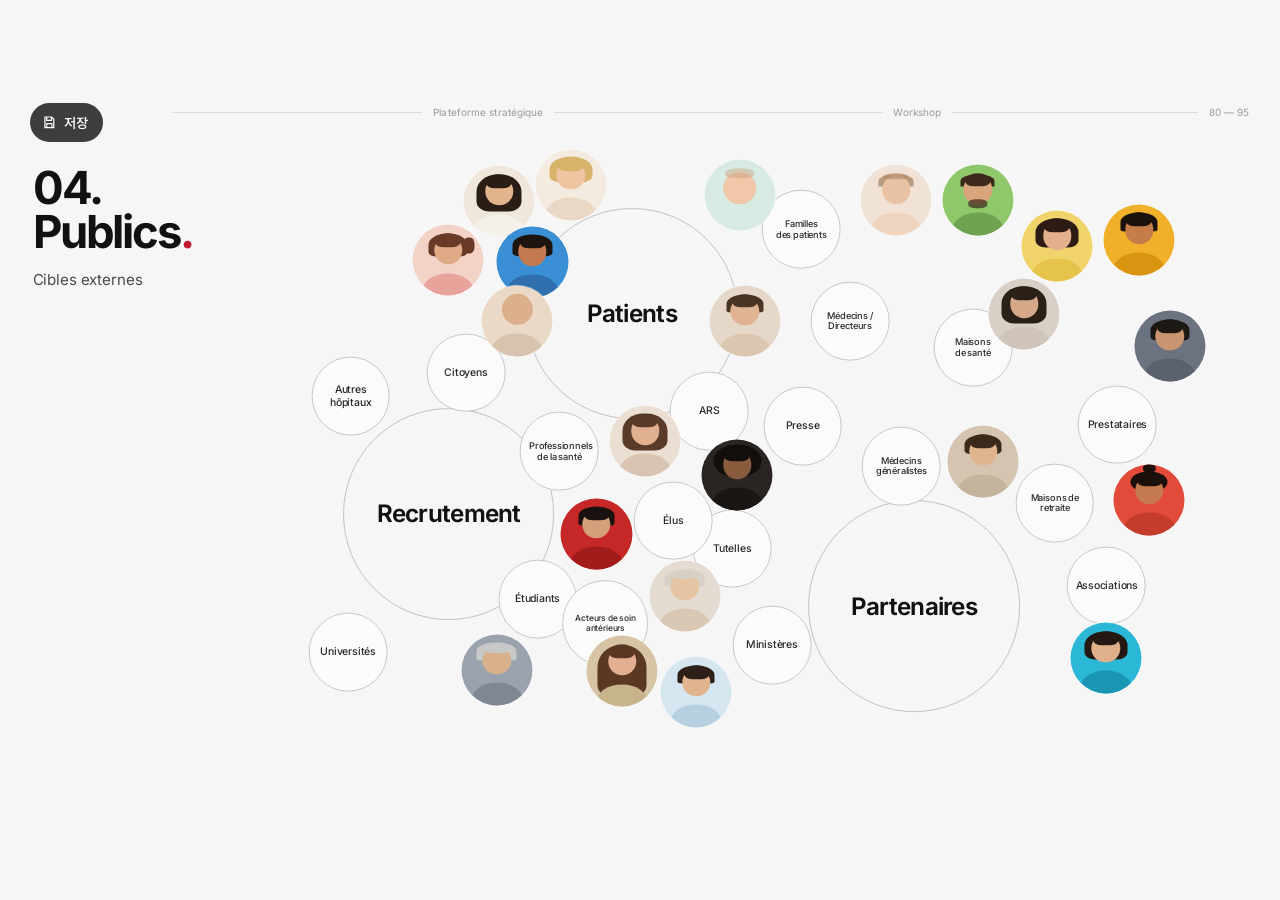
<file: portfolio/index.html>
<!DOCTYPE html>
<html lang="en">
<head>
  <meta charset="UTF-8">
  <meta name="viewport" content="width=device-width, initial-scale=1.0">
  <title>Nancy Ma</title>
  <meta name="description" content="Nancy Ma — 04. Publics. Cibles externes">
  <link rel="stylesheet" href="css/styles.css">
</head>
<body>
  <a class="skip-link" href="#slide">Skip to content</a>

  <main id="slide" class="slide" aria-label="04. Publics. Cibles externes">
    <header class="chrome">
      <button class="save-pill" type="button" tabindex="-1" aria-hidden="true">
        <svg viewBox="0 0 16 16" fill="none" aria-hidden="true">
          <path d="M3.2 2.2h7.2L12.8 4.6v9.2H3.2V2.2z" stroke="#fff" stroke-width="1.3" stroke-linejoin="round"/>
          <path d="M5.1 2.4v3.4h5.2V2.4" stroke="#fff" stroke-width="1.3"/>
          <path d="M5.2 9.4h5.6v4.2H5.2z" stroke="#fff" stroke-width="1.2"/>
        </svg>
        저장
      </button>
      <div class="rule">
        <span class="meta meta-platform">Plateforme stratégique</span>
        <span class="meta meta-workshop">Workshop</span>
        <span class="meta meta-pages">80 — 95</span>
      </div>
    </header>

    <div class="title">
      <h1>
        <span>04.</span>
        <span>Publics<span class="dot">.</span></span>
      </h1>
      <p class="kicker">Cibles externes</p>
    </div>

    <!-- Three cluster hubs -->
    <div class="hub" style="--x:49.35%; --y:31.6%;">Patients</div>
    <div class="hub" style="--x:35.05%; --y:58.7%;">Recrutement</div>
    <div class="hub" style="--x:71.4%; --y:71.2%;">Partenaires</div>

    <!-- Small labeled bubbles -->
    <div class="bubble" style="--x:27.4%; --y:42.8%;"><span>Autres hôpitaux</span></div>
    <div class="bubble" style="--x:36.4%; --y:39.6%;"><span>Citoyens</span></div>
    <div class="bubble is-wide" style="--x:43.7%; --y:50.2%;"><span>Professionnels<br>de la santé</span></div>
    <div class="bubble" style="--x:55.4%; --y:44.8%;"><span>ARS</span></div>
    <div class="bubble" style="--x:62.7%; --y:46.8%;"><span>Presse</span></div>
    <div class="bubble is-wide" style="--x:66.4%; --y:32.6%;"><span>Médecins /<br>Directeurs</span></div>
    <div class="bubble is-wide" style="--x:76.0%; --y:36.2%;"><span>Maisons<br>de santé</span></div>
    <div class="bubble" style="--x:87.3%; --y:46.6%;"><span>Prestataires</span></div>
    <div class="bubble is-wide" style="--x:70.4%; --y:52.2%;"><span>Médecins<br>généralistes</span></div>
    <div class="bubble is-wide" style="--x:82.4%; --y:57.2%;"><span>Maisons de<br>retraite</span></div>
    <div class="bubble" style="--x:57.2%; --y:63.4%;"><span>Tutelles</span></div>
    <div class="bubble" style="--x:60.3%; --y:76.4%;"><span>Ministères</span></div>
    <div class="bubble" style="--x:86.4%; --y:68.4%;"><span>Associations</span></div>
    <div class="bubble" style="--x:42.0%; --y:70.2%;"><span>Étudiants</span></div>
    <div class="bubble" style="--x:27.2%; --y:77.4%;"><span>Universités</span></div>
    <div class="bubble is-wide is-roomy" style="--x:47.3%; --y:73.5%;"><span>Acteurs de soin<br>antérieurs</span></div>
    <div class="bubble" style="--x:52.6%; --y:59.6%;"><span>Élus</span></div>
    <div class="bubble is-wide" style="--x:62.6%; --y:20.2%;"><span>Familles<br>des patients</span></div>

    <!-- Original geometric portraits (not sourced from the reference photo) -->
    <div class="photo" style="--x:39.0%; --y:16.4%; --bg:#efe6dc; --skin:#e3b48c; --hair:#2a1d16; --shirt:#f4f0ea;" data-hair="lob" aria-hidden="true"><span class="shirt"></span><span class="head"></span><span class="hair"></span></div>
    <div class="photo" style="--x:44.6%; --y:14.2%; --bg:#f3ebe0; --skin:#efc4a0; --hair:#d8b36a; --shirt:#e9d8c4;" data-hair="blonde" aria-hidden="true"><span class="shirt"></span><span class="head"></span><span class="hair"></span></div>
    <div class="photo" style="--x:35.0%; --y:24.4%; --bg:#f3d2c8; --skin:#e0aa86; --hair:#6a3a28; --shirt:#e8a39a;" data-hair="ponytail" aria-hidden="true"><span class="shirt"></span><span class="head"></span><span class="hair"></span></div>
    <div class="photo" style="--x:41.6%; --y:24.6%; --bg:#3a8fd4; --skin:#c47a4e; --hair:#1c140f; --shirt:#2f6fad;" data-hair="crop" aria-hidden="true"><span class="shirt"></span><span class="head"></span><span class="hair"></span></div>
    <div class="photo" style="--x:40.4%; --y:32.6%; --bg:#ead9c6; --skin:#dcb08a; --hair:#cbb7a2; --shirt:#d8c4ae;" data-hair="bald" aria-hidden="true"><span class="shirt"></span><span class="head"></span><span class="hair"></span></div>
    <div class="photo" style="--x:57.8%; --y:15.6%; --bg:#d7ebe3; --skin:#f0c7a8; --hair:#c9a078; --shirt:#d7ebe3;" data-hair="baby" aria-hidden="true"><span class="shirt"></span><span class="head"></span><span class="hair"></span></div>
    <div class="photo" style="--x:70.0%; --y:16.2%; --bg:#f0e2d4; --skin:#e8c2a2; --hair:#b08968; --shirt:#efd5c0;" data-hair="buzz" aria-hidden="true"><span class="shirt"></span><span class="head"></span><span class="hair"></span></div>
    <div class="photo" style="--x:76.4%; --y:16.2%; --bg:#8fc86a; --skin:#d9a57c; --hair:#3d2a1c; --shirt:#6fa352;" data-hair="beard" aria-hidden="true"><span class="shirt"></span><span class="head"></span><span class="hair"></span></div>
    <div class="photo" style="--x:82.6%; --y:22.4%; --bg:#f0d36a; --skin:#e2b08a; --hair:#2c1c14; --shirt:#e6c44c;" data-hair="fringe" aria-hidden="true"><span class="shirt"></span><span class="head"></span><span class="hair"></span></div>
    <div class="photo" style="--x:89.0%; --y:21.6%; --bg:#f0b02a; --skin:#c47c48; --hair:#1a120c; --shirt:#d99512;" data-hair="short" aria-hidden="true"><span class="shirt"></span><span class="head"></span><span class="hair"></span></div>
    <div class="photo" style="--x:58.2%; --y:32.6%; --bg:#e6d8c8; --skin:#e0b492; --hair:#4a3424; --shirt:#dcc8b0;" data-hair="short" aria-hidden="true"><span class="shirt"></span><span class="head"></span><span class="hair"></span></div>
    <div class="photo" style="--x:80.0%; --y:31.6%; --bg:#d8cfc6; --skin:#d4a888; --hair:#2a2018; --shirt:#cfc4ba;" data-hair="lob" aria-hidden="true"><span class="shirt"></span><span class="head"></span><span class="hair"></span></div>
    <div class="photo" style="--x:91.4%; --y:36.0%; --bg:#6b7380; --skin:#c99570; --hair:#1c1814; --shirt:#5a6270;" data-hair="crop" aria-hidden="true"><span class="shirt"></span><span class="head"></span><span class="hair"></span></div>
    <div class="photo" style="--x:50.4%; --y:48.8%; --bg:#eadfd2; --skin:#e0b090; --hair:#5a3a28; --shirt:#d8c4b0;" data-hair="lob" aria-hidden="true"><span class="shirt"></span><span class="head"></span><span class="hair"></span></div>
    <div class="photo" style="--x:57.6%; --y:53.4%; --bg:#2a2422; --skin:#8a5a3c; --hair:#120e0c; --shirt:#1a1614;" data-hair="curly" aria-hidden="true"><span class="shirt"></span><span class="head"></span><span class="hair"></span></div>
    <div class="photo" style="--x:76.8%; --y:51.6%; --bg:#d4c4b0; --skin:#e0b48c; --hair:#3a2a1c; --shirt:#c4b49c;" data-hair="pixie" aria-hidden="true"><span class="shirt"></span><span class="head"></span><span class="hair"></span></div>
    <div class="photo" style="--x:89.8%; --y:56.8%; --bg:#e24b3a; --skin:#c47a4e; --hair:#1c100c; --shirt:#c43c2c;" data-hair="bun" aria-hidden="true"><span class="shirt"></span><span class="head"></span><span class="hair"></span></div>
    <div class="photo" style="--x:46.6%; --y:61.4%; --bg:#c62828; --skin:#d4a07a; --hair:#1a1210; --shirt:#a31c1c;" data-hair="short" aria-hidden="true"><span class="shirt"></span><span class="head"></span><span class="hair"></span></div>
    <div class="photo" style="--x:53.5%; --y:69.8%; --bg:#e4dcd2; --skin:#e6c4a4; --hair:#d8d0c6; --shirt:#d8c8b4;" data-hair="elder" aria-hidden="true"><span class="shirt"></span><span class="head"></span><span class="hair"></span></div>
    <div class="photo" style="--x:38.8%; --y:79.8%; --bg:#9aa3ad; --skin:#d8b08c; --hair:#c8c8c8; --shirt:#7e8792;" data-hair="elder" aria-hidden="true"><span class="shirt"></span><span class="head"></span><span class="hair"></span></div>
    <div class="photo" style="--x:48.6%; --y:80.0%; --bg:#d7c4a4; --skin:#e2b090; --hair:#5a3824; --shirt:#c8b48c;" data-hair="long" aria-hidden="true"><span class="shirt"></span><span class="head"></span><span class="hair"></span></div>
    <div class="photo" style="--x:54.4%; --y:82.8%; --bg:#d5e6f0; --skin:#e0b48c; --hair:#2c2018; --shirt:#b7d0e0;" data-hair="short" aria-hidden="true"><span class="shirt"></span><span class="head"></span><span class="hair"></span></div>
    <div class="photo" style="--x:86.4%; --y:78.2%; --bg:#2bb7d6; --skin:#e0b08a; --hair:#241812; --shirt:#1a96b4;" data-hair="fringe" aria-hidden="true"><span class="shirt"></span><span class="head"></span><span class="hair"></span></div>
  </main>

  <script src="js/main.js"></script>
</body>
</html>
</file>
<file: portfolio/css/styles.css>
@font-face {
  font-family: "Inter";
  font-style: normal;
  font-weight: 400 700;
  font-display: swap;
  src: url("../fonts/inter-latin.woff2") format("woff2");
}

@font-face {
  font-family: "Noto Sans KR";
  font-style: normal;
  font-weight: 500;
  font-display: swap;
  src: url("../fonts/noto-sans-kr-save.ttf") format("truetype");
}

:root {
  --canvas: #f6f6f6;
  --ink: #111111;
  --muted: #5c5c5c;
  --meta: #9a9a9a;
  --line: #dcdcdc;
  --ring: #c8c8c8;
  --hub-ring: #c2c2c2;
  --dot: #c4142e;
  --pill: #3d3d3d;
  --font: "Inter", "Segoe UI", system-ui, sans-serif;
}

*,
*::before,
*::after {
  box-sizing: border-box;
  margin: 0;
  padding: 0;
}

html,
body {
  height: 100%;
  background: var(--canvas);
}

body {
  display: grid;
  place-items: center;
  color: var(--ink);
  font-family: var(--font);
  overflow: hidden;
}

.skip-link {
  position: absolute;
  left: 1rem;
  top: -3rem;
  z-index: 20;
  padding: 0.5rem 0.75rem;
  background: var(--ink);
  color: #fff;
  text-decoration: none;
}

.skip-link:focus {
  top: 1rem;
}

.slide {
  --w: min(100vw, calc(100vh * 1920 / 1109));
  width: var(--w);
  aspect-ratio: 1920 / 1109;
  position: relative;
  background: var(--canvas);
  container-type: inline-size;
  container-name: slide;
  overflow: hidden;
}

/* --- Header chrome --- */

.chrome {
  position: absolute;
  inset: 0 0 auto 0;
  height: 8.2%;
  z-index: 6;
  pointer-events: none;
}

.save-pill {
  position: absolute;
  left: 2.35%;
  top: 38%;
  display: inline-flex;
  align-items: center;
  gap: 0.55cqw;
  height: 3.05cqw;
  padding: 0 1.15cqw 0 0.95cqw;
  border: 0;
  border-radius: 999px;
  background: var(--pill);
  color: #fff;
  font-family: "Noto Sans KR", "Apple SD Gothic Neo", "Malgun Gothic", sans-serif;
  font-size: 1.05cqw;
  font-weight: 500;
  letter-spacing: 0.02em;
  line-height: 1;
  pointer-events: auto;
  cursor: default;
}

.save-pill svg {
  width: 1.15cqw;
  height: 1.15cqw;
  display: block;
  flex-shrink: 0;
}

.rule {
  position: absolute;
  left: 13.4%;
  right: 2.4%;
  top: 52%;
  height: 1px;
  background: var(--line);
}

.meta {
  position: absolute;
  top: 50%;
  transform: translate(-50%, -50%);
  padding: 0 0.85cqw;
  background: var(--canvas);
  color: var(--meta);
  font-size: 0.78cqw;
  font-weight: 400;
  letter-spacing: 0.01em;
  white-space: nowrap;
}

.meta-platform {
  left: 29.4%;
}

.meta-workshop {
  left: 69.2%;
}

.meta-pages {
  left: auto;
  right: 0;
  transform: translate(0, -50%);
  padding-right: 0;
}

/* --- Title block --- */

.title {
  position: absolute;
  left: 2.55%;
  top: 11.6%;
  z-index: 6;
  width: 20%;
}

.title h1 {
  display: flex;
  flex-direction: column;
  font-size: 3.55cqw;
  font-weight: 700;
  letter-spacing: -0.045em;
  line-height: 0.98;
  color: var(--ink);
}

.title .dot {
  color: var(--dot);
}

.title .kicker {
  margin-top: 1.15cqw;
  font-size: 1.18cqw;
  font-weight: 400;
  letter-spacing: -0.01em;
  color: #4a4a4a;
}

/* --- Shared node placement --- */

.hub,
.bubble,
.photo {
  position: absolute;
  left: var(--x);
  top: var(--y);
  transform: translate(-50%, -50%);
}

/* --- Large cluster hubs --- */

.hub {
  z-index: 1;
  width: 16.55cqw;
  height: 16.55cqw;
  display: grid;
  place-items: center;
  border: 0.145cqw solid var(--hub-ring);
  border-radius: 50%;
  background: transparent;
  color: var(--ink);
  font-size: 1.88cqw;
  font-weight: 650;
  letter-spacing: -0.03em;
  text-align: center;
}

/* --- Small labeled bubbles --- */

.bubble {
  z-index: 2;
  width: 6.15cqw;
  height: 6.15cqw;
  display: grid;
  place-items: center;
  border: 0.12cqw solid var(--ring);
  border-radius: 50%;
  background: #fbfbfb;
  color: #2a2a2a;
  font-size: 0.82cqw;
  font-weight: 500;
  letter-spacing: -0.02em;
  line-height: 1.18;
  text-align: center;
  padding: 0.3cqw;
}

.bubble span {
  max-width: 88%;
}

.bubble.is-wide {
  font-size: 0.72cqw;
  line-height: 1.15;
}

.bubble.is-roomy {
  width: 6.7cqw;
  height: 6.7cqw;
  font-size: 0.66cqw;
  line-height: 1.2;
}

/* --- Geometric placeholder portraits --- */

.photo {
  z-index: 3;
  width: 5.55cqw;
  height: 5.55cqw;
  border-radius: 50%;
  overflow: hidden;
  background: var(--bg, #ddd);
  box-shadow: 0 0 0 0.06cqw rgba(255, 255, 255, 0.4);
}

.photo .shirt {
  position: absolute;
  left: 14%;
  right: 14%;
  bottom: -16%;
  height: 48%;
  background: var(--shirt);
  border-radius: 50% 50% 38% 38%;
  z-index: 1;
}

.photo .head {
  position: absolute;
  left: 50%;
  top: 36%;
  width: 40%;
  height: 40%;
  background: var(--skin);
  border-radius: 50%;
  transform: translate(-50%, -50%);
  z-index: 3;
}

.photo .head::before {
  content: "";
  position: absolute;
  left: 6%;
  right: 6%;
  top: -10%;
  height: 48%;
  background: var(--hair);
  border-radius: 50% 50% 35% 35%;
}

.photo .hair {
  position: absolute;
  z-index: 0;
  background: var(--hair);
  pointer-events: none;
}

.photo[data-hair="lob"] .hair {
  left: 18%;
  top: 12%;
  width: 64%;
  height: 52%;
  border-radius: 46% 46% 28% 28%;
}

.photo[data-hair="pixie"] .hair {
  left: 24%;
  top: 12%;
  width: 52%;
  height: 28%;
  border-radius: 50% 50% 20% 20%;
}

.photo[data-hair="blonde"] .hair {
  left: 20%;
  top: 10%;
  width: 60%;
  height: 36%;
  border-radius: 55% 55% 30% 30%;
}

.photo[data-hair="bun"] .hair {
  left: 24%;
  top: 10%;
  width: 52%;
  height: 30%;
  border-radius: 50%;
}

.photo[data-hair="bun"] .hair::before {
  content: "";
  position: absolute;
  left: 50%;
  top: -38%;
  width: 36%;
  height: 46%;
  background: var(--hair);
  border-radius: 50%;
  transform: translateX(-50%);
}

.photo[data-hair="bald"] .hair,
.photo[data-hair="bald"] .head::before {
  display: none;
}

.photo[data-hair="bald"] .head {
  top: 34%;
  width: 44%;
  height: 44%;
}

.photo[data-hair="short"] .hair {
  left: 24%;
  top: 12%;
  width: 52%;
  height: 26%;
  border-radius: 50% 50% 12% 12%;
}

.photo[data-hair="baby"] .head {
  top: 40%;
  width: 46%;
  height: 46%;
}

.photo[data-hair="baby"] .head::before {
  height: 28%;
  opacity: 0.45;
}

.photo[data-hair="baby"] .hair {
  display: none;
}

.photo[data-hair="baby"] .shirt {
  display: none;
}

.photo[data-hair="buzz"] .hair {
  left: 26%;
  top: 14%;
  width: 48%;
  height: 18%;
  border-radius: 50% 50% 0 0;
  opacity: 0.8;
}

.photo[data-hair="buzz"] .head::before {
  height: 22%;
  opacity: 0.65;
}

.photo[data-hair="long"] .hair {
  left: 16%;
  top: 14%;
  width: 68%;
  height: 70%;
  border-radius: 44% 44% 20% 20%;
}

.photo[data-hair="elder"] .hair {
  left: 22%;
  top: 12%;
  width: 56%;
  height: 24%;
  border-radius: 50% 50% 10% 10%;
}

.photo[data-hair="elder"] .head::before {
  background: var(--hair);
  height: 36%;
}

.photo[data-hair="crop"] .hair {
  left: 22%;
  top: 12%;
  width: 56%;
  height: 30%;
  border-radius: 50% 50% 18% 18%;
}

.photo[data-hair="curly"] .hair {
  left: 16%;
  top: 8%;
  width: 68%;
  height: 46%;
  border-radius: 50%;
}

.photo[data-hair="fringe"] .hair {
  left: 20%;
  top: 12%;
  width: 60%;
  height: 40%;
  border-radius: 48% 48% 24% 24%;
}

.photo[data-hair="ponytail"] .hair {
  left: 22%;
  top: 12%;
  width: 56%;
  height: 32%;
  border-radius: 50% 50% 20% 20%;
}

.photo[data-hair="ponytail"] .hair::after {
  content: "";
  position: absolute;
  right: -16%;
  top: 18%;
  width: 28%;
  height: 70%;
  background: var(--hair);
  border-radius: 40%;
}

.photo[data-hair="beard"] .hair {
  left: 26%;
  top: 14%;
  width: 48%;
  height: 18%;
  border-radius: 50% 50% 0 0;
}

.photo[data-hair="beard"] .head::after {
  content: "";
  position: absolute;
  left: 16%;
  right: 16%;
  bottom: -14%;
  height: 30%;
  background: var(--hair);
  border-radius: 40%;
  opacity: 0.72;
}

.photo[data-hair="topknot"] .hair {
  left: 26%;
  top: 12%;
  width: 48%;
  height: 24%;
  border-radius: 50%;
}

.photo[data-hair="topknot"] .hair::before {
  content: "";
  position: absolute;
  left: 50%;
  top: -55%;
  width: 42%;
  height: 55%;
  background: var(--hair);
  border-radius: 50%;
  transform: translateX(-50%);
}

/* Hover is a light workshop-board affordance; rest state matches the slide. */

.bubble,
.photo,
.hub {
  transition: transform 160ms ease, box-shadow 160ms ease;
}

.bubble:hover,
.photo:hover {
  z-index: 5;
  transform: translate(-50%, -50%) scale(1.06);
}

.hub:hover {
  z-index: 4;
  transform: translate(-50%, -50%) scale(1.03);
}

@media (prefers-reduced-motion: reduce) {
  .bubble,
  .photo,
  .hub {
    transition: none;
  }

  .bubble:hover,
  .photo:hover,
  .hub:hover {
    transform: translate(-50%, -50%);
  }
}

@media (max-width: 720px) {
  body {
    overflow: auto;
  }
}
</file>
